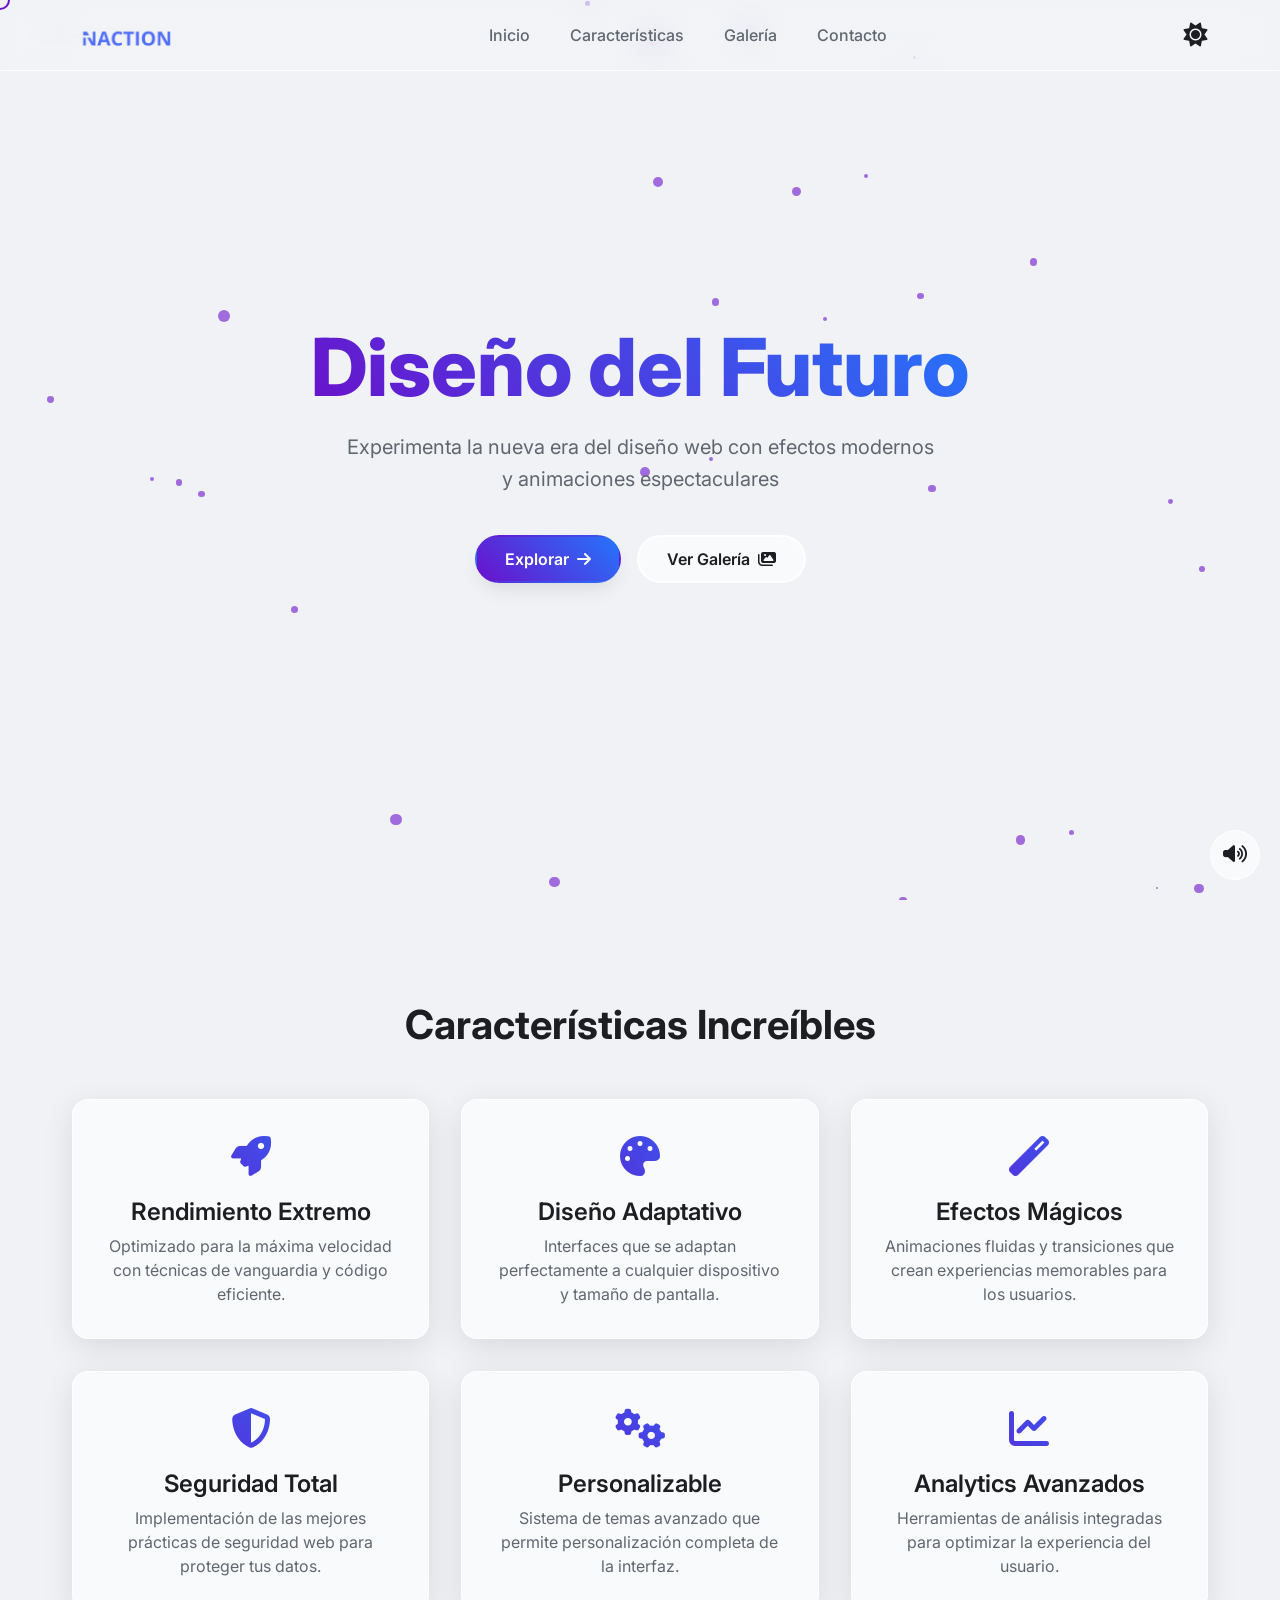
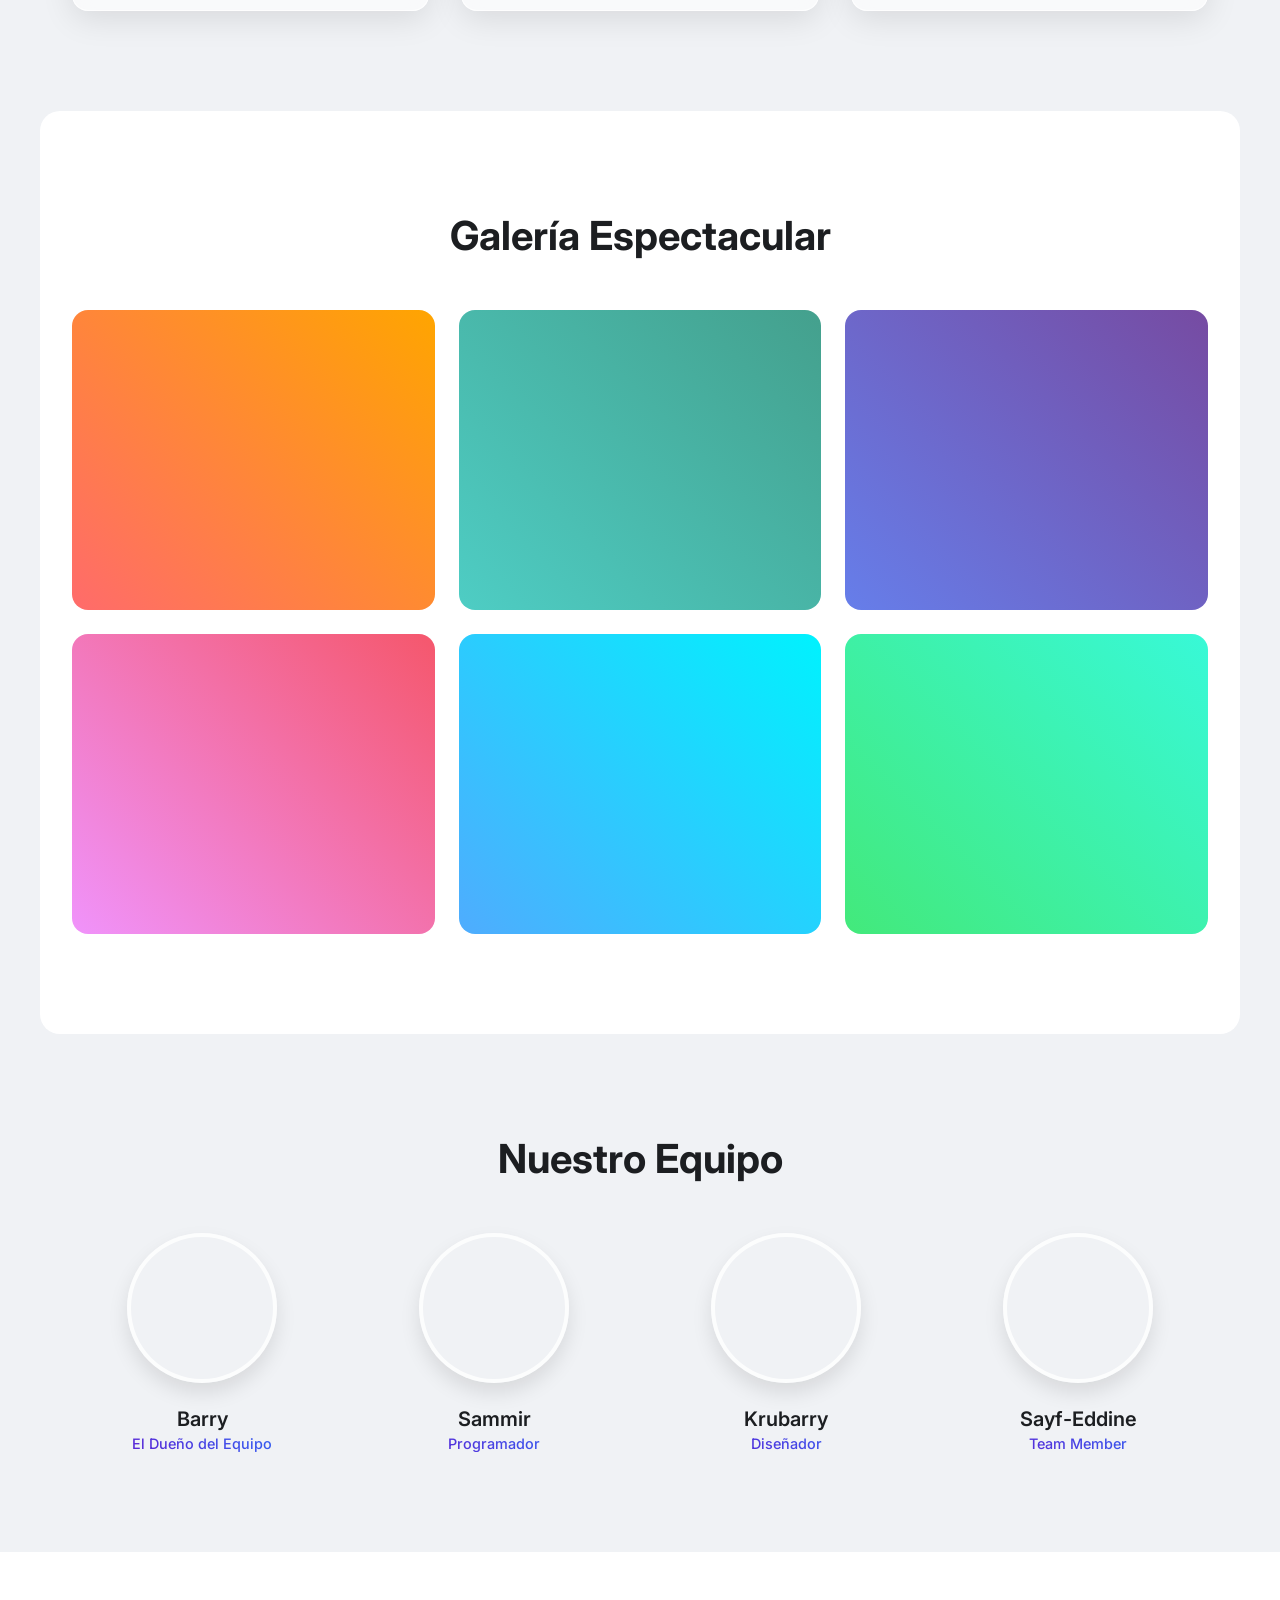
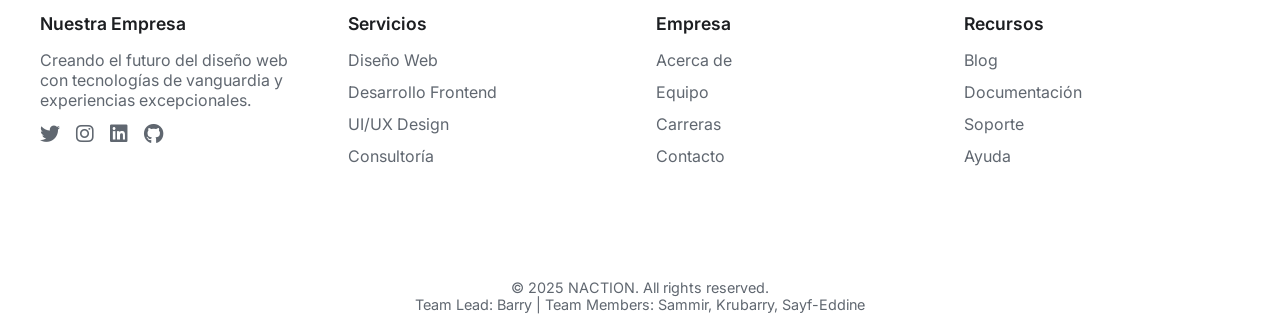
<file: index.html>
<!DOCTYPE html>
<html lang="es">
<head>
    <meta charset="UTF-8">
    <meta name="viewport" content="width=device-width, initial-scale=1.0">
    <title>NACTION</title>
    <link rel="icon" type="image/png" href="./favicon.ico">
    <link href="https://fonts.googleapis.com/css2?family=Inter:wght@300;400;500;600;700;800;900&display=swap" rel="stylesheet">
    <link rel="stylesheet" href="https://cdnjs.cloudflare.com/ajax/libs/font-awesome/6.4.0/css/all.min.css">
    <link rel="stylesheet" href="css/style.css">
</head>
<body>
    <!-- Cursor personalizado -->
    <div class="cursor" id="cursor"></div>

    <!-- Partículas de fondo -->
    <div class="particles" id="particles"></div>

    <!-- Header -->
    <header class="header" id="header">
        <nav class="nav">
            <div class="logo">
                <img src="img/logo.png" alt="Logo" class="logo-img">
            </div>
            <ul class="nav-links">
                <li><a href="#home" class="nav-link">Inicio</a></li>
                <li><a href="#features" class="nav-link">Características</a></li>
                <li><a href="#gallery" class="nav-link">Galería</a></li>
                <li><a href="#contact" class="nav-link">Contacto</a></li>
            </ul>
            <button class="theme-toggle" id="themeToggle">
                <i class="fas fa-sun"></i>
            </button>
        </nav>
    </header>

    <!-- Hero Section -->
    <section class="hero" id="home">
        <div class="hero-content">
            <h1 class="hero-title">Diseño del Futuro</h1>
            <p class="hero-subtitle">Experimenta la nueva era del diseño web con efectos modernos y animaciones espectaculares</p>
            <div class="cta-group">
                <a href="#features" class="btn btn-primary">
                    Explorar <i class="fas fa-arrow-right"></i>
                </a>
                <a href="#gallery" class="btn btn-secondary">
                    Ver Galería <i class="fas fa-images"></i>
                </a>
            </div>
        </div>
    </section>

    <!-- Features Section -->
    <section class="features scroll-reveal" id="features">
        <h2 class="section-title">Características Increíbles</h2>
        <div class="features-grid">
            <div class="feature-card scroll-reveal">
                <div class="feature-icon">
                    <i class="fas fa-rocket"></i>
                </div>
                <h3 class="feature-title">Rendimiento Extremo</h3>
                <p class="feature-description">Optimizado para la máxima velocidad con técnicas de vanguardia y código eficiente.</p>
            </div>
            <div class="feature-card scroll-reveal">
                <div class="feature-icon">
                    <i class="fas fa-palette"></i>
                </div>
                <h3 class="feature-title">Diseño Adaptativo</h3>
                <p class="feature-description">Interfaces que se adaptan perfectamente a cualquier dispositivo y tamaño de pantalla.</p>
            </div>
            <div class="feature-card scroll-reveal">
                <div class="feature-icon">
                    <i class="fas fa-magic"></i>
                </div>
                <h3 class="feature-title">Efectos Mágicos</h3>
                <p class="feature-description">Animaciones fluidas y transiciones que crean experiencias memorables para los usuarios.</p>
            </div>
            <div class="feature-card scroll-reveal">
                <div class="feature-icon">
                    <i class="fas fa-shield-alt"></i>
                </div>
                <h3 class="feature-title">Seguridad Total</h3>
                <p class="feature-description">Implementación de las mejores prácticas de seguridad web para proteger tus datos.</p>
            </div>
            <div class="feature-card scroll-reveal">
                <div class="feature-icon">
                    <i class="fas fa-cogs"></i>
                </div>
                <h3 class="feature-title">Personalizable</h3>
                <p class="feature-description">Sistema de temas avanzado que permite personalización completa de la interfaz.</p>
            </div>
            <div class="feature-card scroll-reveal">
                <div class="feature-icon">
                    <i class="fas fa-chart-line"></i>
                </div>
                <h3 class="feature-title">Analytics Avanzados</h3>
                <p class="feature-description">Herramientas de análisis integradas para optimizar la experiencia del usuario.</p>
            </div>
        </div>
    </section>

    <!-- Gallery Section -->
    <section class="gallery scroll-reveal" id="gallery">
        <div class="container">
            <h2 class="section-title">Galería Espectacular</h2>
            <div class="gallery-grid">
                <div class="gallery-item scroll-reveal">
                    <div class="gallery-image" style="background: linear-gradient(45deg, #ff6b6b, #ffa500);"></div>
                    <div class="gallery-overlay">
                        <div class="gallery-text">Proyecto Alpha</div>
                    </div>
                </div>
                <div class="gallery-item scroll-reveal">
                    <div class="gallery-image" style="background: linear-gradient(45deg, #4ecdc4, #44a08d);"></div>
                    <div class="gallery-overlay">
                        <div class="gallery-text">Diseño Beta</div>
                    </div>
                </div>
                <div class="gallery-item scroll-reveal">
                    <div class="gallery-image" style="background: linear-gradient(45deg, #667eea, #764ba2);"></div>
                    <div class="gallery-overlay">
                        <div class="gallery-text">Interface Gamma</div>
                    </div>
                </div>
                <div class="gallery-item scroll-reveal">
                    <div class="gallery-image" style="background: linear-gradient(45deg, #f093fb, #f5576c);"></div>
                    <div class="gallery-overlay">
                        <div class="gallery-text">App Delta</div>
                    </div>
                </div>
                <div class="gallery-item scroll-reveal">
                    <div class="gallery-image" style="background: linear-gradient(45deg, #4facfe, #00f2fe);"></div>
                    <div class="gallery-overlay">
                        <div class="gallery-text">Web Epsilon</div>
                    </div>
                </div>
                <div class="gallery-item scroll-reveal">
                    <div class="gallery-image" style="background: linear-gradient(45deg, #43e97b, #38f9d7);"></div>
                    <div class="gallery-overlay">
                        <div class="gallery-text">Platform Zeta</div>
                    </div>
                </div>
            </div>
        </div>
    </section>

    <!-- Team Section -->
    <section class="team scroll-reveal" id="team">
        <h2 class="section-title">Nuestro Equipo</h2>
        <div class="team-grid">
            <div class="team-member scroll-reveal">
                <div class="team-member-photo" style="background-image: url('https://avatar.iran.liara.run/public/boy?username=alex');"></div>
                <h3 class="team-member-name">Barry</h3>
                <p class="team-member-role">El Dueño del Equipo</p>
            </div>
            <div class="team-member scroll-reveal">
                <div class="team-member-photo" style="background-image: url('https://avatar.iran.liara.run/public/boy?username=sammir');"></div>
                <h3 class="team-member-name">Sammir</h3>
                <p class="team-member-role">Programador</p>
            </div>
            <div class="team-member scroll-reveal">
                <div class="team-member-photo" style="background-image: url('https://avatar.iran.liara.run/public/boy?username=chris');"></div>
                <h3 class="team-member-name">Krubarry</h3>
                <p class="team-member-role">Diseñador</p>
            </div>
            <div class="team-member scroll-reveal">
                <div class="team-member-photo" style="background-image: url('https://avatar.iran.liara.run/public/boy?username=eddie');"></div>
                <h3 class="team-member-name">Sayf-Eddine</h3>
                <p class="team-member-role">Team Member</p>
            </div>
        </div>
    </section>

    <!-- Footer -->
    <footer class="footer">
        <div class="footer-content">
            <div class="footer-section">
                <h3>Nuestra Empresa</h3>
                <p style="color: var(--text-secondary);">Creando el futuro del diseño web con tecnologías de vanguardia y experiencias excepcionales.</p>
                <div class="social-icons">
                    <a href="#" class="social-icon"><i class="fab fa-twitter"></i></a>
                    <a href="#" class="social-icon"><i class="fab fa-instagram"></i></a>
                    <a href="#" class="social-icon"><i class="fab fa-linkedin"></i></a>
                    <a href="#" class="social-icon"><i class="fab fa-github"></i></a>
                </div>
            </div>
            <div class="footer-section">
                <h3>Servicios</h3>
                <ul class="footer-links">
                    <li><a href="#">Diseño Web</a></li>
                    <li><a href="#">Desarrollo Frontend</a></li>
                    <li><a href="#">UI/UX Design</a></li>
                    <li><a href="#">Consultoría</a></li>
                </ul>
            </div>
            <div class="footer-section">
                <h3>Empresa</h3>
                <ul class="footer-links">
                    <li><a href="#features">Acerca de</a></li>
                    <li><a href="#team">Equipo</a></li>
                    <li><a href="#">Carreras</a></li>
                    <li><a href="#">Contacto</a></li>
                </ul>
            </div>
            <div class="footer-section">
                <h3>Recursos</h3>
                <ul class="footer-links">
                    <li><a href="#">Blog</a></li>
                    <li><a href="#">Documentación</a></li>
                    <li><a href="#">Soporte</a></li>
                    <li><a href="#">Ayuda</a></li>
                </ul>
            </div>
        </div>
        <div class="footer-bottom">
            <p>&copy; 2025 NACTION. All rights reserved.</p>
            <p>Team Lead: Barry | Team Members: Sammir, Krubarry, Sayf-Eddine</p>
        </div>
    </footer>

    <!-- Controles de Música -->
    <audio id="background-music" loop autoplay>
        <source src="https://api.websim.com/blobs/0199669f-6403-7221-be0e-a20209417bd2.mp3" type="audio/mpeg">
    </audio>
    <button class="music-toggle" id="musicToggle">
        <i class="fas fa-volume-up"></i>
    </button>

    <script src="js/script.js"></script>
</body>
</html>
</file>
<file: css/style.css>
:root{
    /* Light Theme */
    --bg-color: #f0f2f5;
    --bg-secondary-color: #ffffff;
    --text-primary: #1c1e21;
    --text-secondary: #606770;
    --card-bg: rgba(255, 255, 255, 0.6);
    --card-border: rgba(255, 255, 255, 0.8);
    --shadow-color: rgba(0, 0, 0, 0.1);
    --primary-color: #6a11cb;
    --secondary-color: #2575fc;
    --gradient: linear-gradient(45deg, var(--primary-color), var(--secondary-color));
    --header-height: 70px;
}

[data-theme="dark"] {
    /* Dark Theme */
    --bg-color: #121212;
    --bg-secondary-color: #1e1e1e;
    --text-primary: #e4e6eb;
    --text-secondary: #b0b3b8;
    --card-bg: rgba(30, 30, 30, 0.6);
    --card-border: rgba(255, 255, 255, 0.1);
    --shadow-color: rgba(0, 0, 0, 0.3);
    --primary-color: #8a3ffc;
    --secondary-color: #3391ff;
}

* {
    box-sizing: border-box;
    margin: 0;
    padding: 0;
}

html {
    scroll-behavior: smooth;
}

body {
    font-family: 'Inter', sans-serif;
    background-color: var(--bg-color);
    color: var(--text-primary);
    transition: background-color 0.4s ease, color 0.4s ease;
    overflow-x: hidden;
    cursor: none;
}

a, button {
    cursor: none;
}

/* --- Custom Cursor --- */
.cursor {
    width: 20px;
    height: 20px;
    border: 2px solid var(--primary-color);
    border-radius: 50%;
    position: fixed;
    pointer-events: none;
    transform: translate(-50%, -50%);
    z-index: 9999;
    transition: width 0.2s, height 0.2s, background-color 0.2s;
}

/* --- Particles Background --- */
.particles {
    position: fixed;
    top: 0;
    left: 0;
    width: 100%;
    height: 100%;
    z-index: -1;
    overflow: hidden;
}

.particle {
    position: absolute;
    background: var(--primary-color);
    border-radius: 50%;
    opacity: 0.6;
    animation: float 25s infinite ease-in-out;
}

@keyframes float {
    0%, 100% { transform: translateY(0) translateX(0); }
    50% { transform: translateY(-100vh) translateX(50vw); }
}

/* --- Header --- */
.header {
    position: fixed;
    width: 100%;
    top: 0;
    z-index: 100;
    background: rgba(255, 255, 255, 0.1);
    backdrop-filter: blur(15px);
    -webkit-backdrop-filter: blur(15px);
    border-bottom: 1px solid var(--card-border);
    transition: background-color 0.4s ease, border-color 0.4s ease;
}

.nav {
    height: var(--header-height);
    max-width: 1200px;
    margin: 0 auto;
    padding: 0 2rem;
    display: flex;
    align-items: center;
    justify-content: space-between;
}

.logo-img {
    width: 120px;
    height: auto;
    transition: transform 0.3s ease;
}

.logo-img:hover {
    transform: scale(1.05);
}

.nav-links {
    display: flex;
    list-style: none;
    gap: 2.5rem;
}

.nav-link {
    text-decoration: none;
    color: var(--text-secondary);
    font-weight: 500;
    font-size: 1rem;
    position: relative;
    transition: color 0.3s ease;
}

.nav-link::after {
    content: '';
    position: absolute;
    width: 0;
    height: 2px;
    bottom: -5px;
    left: 50%;
    transform: translateX(-50%);
    background: var(--gradient);
    transition: width 0.3s ease;
}

.nav-link:hover {
    color: var(--text-primary);
}

.nav-link:hover::after {
    width: 100%;
}

.theme-toggle {
    background: none;
    border: none;
    color: var(--text-primary);
    font-size: 1.5rem;
    transition: transform 0.3s ease, color 0.4s ease;
}

.theme-toggle:hover {
    transform: scale(1.2) rotate(15deg);
    color: var(--primary-color);
}

/* --- Hero Section --- */
.hero {
    min-height: 100vh;
    display: flex;
    align-items: center;
    justify-content: center;
    text-align: center;
    padding: 0 2rem;
    position: relative;
    overflow: hidden;
}

.hero-content {
    max-width: 800px;
    position: relative;
    z-index: 1;
}

.hero-title {
    font-size: clamp(2.5rem, 8vw, 5rem);
    font-weight: 800;
    background: var(--gradient);
    -webkit-background-clip: text;
    -webkit-text-fill-color: transparent;
    margin-bottom: 1rem;
    animation: slide-in-top 1s cubic-bezier(0.25, 0.46, 0.45, 0.94) both;
}

.hero-subtitle {
    font-size: clamp(1rem, 3vw, 1.25rem);
    color: var(--text-secondary);
    max-width: 600px;
    margin: 0 auto 2.5rem;
    line-height: 1.6;
    animation: slide-in-top 1.2s cubic-bezier(0.25, 0.46, 0.45, 0.94) both;
}

.cta-group {
    display: flex;
    justify-content: center;
    gap: 1rem;
    animation: slide-in-top 1.4s cubic-bezier(0.25, 0.46, 0.45, 0.94) both;
}

.btn {
    padding: 12px 28px;
    border-radius: 50px;
    text-decoration: none;
    font-weight: 600;
    font-size: 1rem;
    transition: all 0.3s ease;
    display: inline-flex;
    align-items: center;
    gap: 8px;
    border: 2px solid transparent;
}

.btn-primary {
    background: var(--gradient);
    color: white;
    box-shadow: 0 10px 20px -5px var(--shadow-color);
}

.btn-primary:hover {
    transform: translateY(-3px);
    box-shadow: 0 15px 25px -8px var(--shadow-color);
}

.btn-secondary {
    background: var(--card-bg);
    color: var(--text-primary);
    border: 2px solid var(--card-border);
}

.btn-secondary:hover {
    background: var(--bg-secondary-color);
    border-color: var(--primary-color);
    color: var(--primary-color);
}

/* --- General Section Styling --- */
section {
    padding: 100px 2rem;
    max-width: 1200px;
    margin: 0 auto;
}

.section-title {
    text-align: center;
    font-size: 2.5rem;
    font-weight: 700;
    margin-bottom: 50px;
    color: var(--text-primary);
}

/* --- Features Section --- */
.features-grid {
    display: grid;
    grid-template-columns: repeat(auto-fit, minmax(300px, 1fr));
    gap: 2rem;
}

.feature-card {
    background: var(--card-bg);
    border: 1px solid var(--card-border);
    border-radius: 16px;
    padding: 2rem;
    text-align: center;
    box-shadow: 0 8px 32px 0 var(--shadow-color);
    backdrop-filter: blur(10px);
    -webkit-backdrop-filter: blur(10px);
    transition: transform 0.3s ease, box-shadow 0.3s ease;
}

.feature-card:hover {
    transform: translateY(-10px);
    box-shadow: 0 16px 40px 0 var(--shadow-color);
}

.feature-icon {
    font-size: 2.5rem;
    margin-bottom: 1rem;
    background: var(--gradient);
    -webkit-background-clip: text;
    -webkit-text-fill-color: transparent;
}

.feature-title {
    font-size: 1.5rem;
    font-weight: 600;
    margin-bottom: 0.5rem;
    color: var(--text-primary);
}

.feature-description {
    font-size: 1rem;
    color: var(--text-secondary);
    line-height: 1.5;
}

/* --- Gallery Section --- */
.gallery {
    background-color: var(--bg-secondary-color);
    border-radius: 20px;
}

.gallery-grid {
    display: grid;
    grid-template-columns: repeat(auto-fit, minmax(300px, 1fr));
    gap: 1.5rem;
}

.gallery-item {
    position: relative;
    overflow: hidden;
    border-radius: 16px;
    height: 300px;
    transition: transform 0.4s ease;
}

.gallery-item:hover {
    transform: scale(1.05);
}

.gallery-image {
    width: 100%;
    height: 100%;
    background-size: cover;
    background-position: center;
}

.gallery-overlay {
    position: absolute;
    top: 0;
    left: 0;
    width: 100%;
    height: 100%;
    background: linear-gradient(to top, rgba(0, 0, 0, 0.8), transparent);
    display: flex;
    align-items: flex-end;
    padding: 1.5rem;
    opacity: 0;
    transition: opacity 0.4s ease;
}

.gallery-item:hover .gallery-overlay {
    opacity: 1;
}

.gallery-text {
    color: white;
    font-size: 1.25rem;
    font-weight: 600;
    transform: translateY(20px);
    transition: transform 0.4s ease;
}

.gallery-item:hover .gallery-text {
    transform: translateY(0);
}

/* --- Team Section --- */
.team-grid {
    display: grid;
    grid-template-columns: repeat(auto-fit, minmax(250px, 1fr));
    gap: 2rem;
}

.team-member {
    text-align: center;
    transition: transform 0.3s ease;
}

.team-member:hover {
    transform: translateY(-10px);
}

.team-member-photo {
    width: 150px;
    height: 150px;
    border-radius: 50%;
    background-size: cover;
    background-position: center;
    margin: 0 auto 1.5rem;
    border: 4px solid var(--card-border);
    box-shadow: 0 10px 20px var(--shadow-color);
    transition: border-color 0.3s ease;
}

.team-member:hover .team-member-photo {
    border-color: var(--primary-color);
}

.team-member-name {
    font-size: 1.25rem;
    font-weight: 600;
    color: var(--text-primary);
    margin-bottom: 0.25rem;
}

.team-member-role {
    font-size: 0.9rem;
    color: var(--text-secondary);
    background: var(--gradient);
    -webkit-background-clip: text;
    -webkit-text-fill-color: transparent;
    font-weight: 500;
}


/* --- Footer --- */
.footer {
    background-color: var(--bg-secondary-color);
    padding: 60px 2rem 20px;
    border-top: 1px solid var(--card-border);
}

.footer-content {
    max-width: 1200px;
    margin: 0 auto;
    display: grid;
    grid-template-columns: repeat(auto-fit, minmax(220px, 1fr));
    gap: 2rem;
    padding-bottom: 40px;
}

.footer-section h3 {
    font-size: 1.1rem;
    font-weight: 600;
    margin-bottom: 1rem;
    color: var(--text-primary);
}

.footer-section p, .footer-links li {
    margin-bottom: 0.75rem;
}

.footer-links {
    list-style: none;
}

.footer-links a {
    text-decoration: none;
    color: var(--text-secondary);
    transition: color 0.3s ease;
}

.footer-links a:hover {
    color: var(--primary-color);
}

.social-icons {
    display: flex;
    gap: 1rem;
}

.social-icon {
    font-size: 1.25rem;
    color: var(--text-secondary);
    transition: color 0.3s ease, transform 0.3s ease;
}

.social-icon:hover {
    color: var(--primary-color);
    transform: scale(1.2);
}

.footer-bottom {
    text-align: center;
    padding-top: 20px;
    margin-top: 40px;
    border-top: 1px solid var(--card-border);
    color: var(--text-secondary);
    font-size: 0.9rem;
}
/* --- Scroll Reveal Animation --- */
.scroll-reveal {
    opacity: 0;
    transform: translateY(50px);
    transition: opacity 0.8s cubic-bezier(0.5, 0, 0, 1), transform 0.8s cubic-bezier(0.5, 0, 0, 1);
}

.scroll-reveal.visible {
    opacity: 1;
    transform: translateY(0);
}

/* Staggered animations for cards */
.features-grid .scroll-reveal:nth-child(1) { transition-delay: 0.1s; }
.features-grid .scroll-reveal:nth-child(2) { transition-delay: 0.2s; }
.features-grid .scroll-reveal:nth-child(3) { transition-delay: 0.3s; }
.features-grid .scroll-reveal:nth-child(4) { transition-delay: 0.1s; }
.features-grid .scroll-reveal:nth-child(5) { transition-delay: 0.2s; }
.features-grid .scroll-reveal:nth-child(6) { transition-delay: 0.3s; }

.gallery-grid .scroll-reveal:nth-child(1) { transition-delay: 0.1s; }
.gallery-grid .scroll-reveal:nth-child(2) { transition-delay: 0.2s; }
.gallery-grid .scroll-reveal:nth-child(3) { transition-delay: 0.3s; }
.gallery-grid .scroll-reveal:nth-child(4) { transition-delay: 0.1s; }
.gallery-grid .scroll-reveal:nth-child(5) { transition-delay: 0.2s; }
.gallery-grid .scroll-reveal:nth-child(6) { transition-delay: 0.3s; }

.team-grid .scroll-reveal:nth-child(1) { transition-delay: 0.1s; }
.team-grid .scroll-reveal:nth-child(2) { transition-delay: 0.2s; }
.team-grid .scroll-reveal:nth-child(3) { transition-delay: 0.3s; }
.team-grid .scroll-reveal:nth-child(4) { transition-delay: 0.4s; }


/* --- Keyframe Animations --- */
@keyframes slide-in-top {
    0% {
        transform: translateY(-50px);
        opacity: 0;
    }
    100% {
        transform: translateY(0);
        opacity: 1;
    }
}

/* --- Responsive Design --- */
@media (max-width: 768px) {
    .nav-links {
        display: none; /* Simple hide for mobile, can be replaced with a burger menu */
    }
    .hero-title {
        font-size: 2.5rem;
    }
    .hero-subtitle {
        font-size: 1rem;
    }
    .cta-group {
        flex-direction: column;
    }
    .btn {
        padding: 10px 20px;
        font-size: 0.9rem;
    }
    .footer-content {
        grid-template-columns: 1fr;
        text-align: center;
    }
    .social-icons {
        justify-content: center;
    }
    .footer-bottom p {
        margin-bottom: 10px;
    }
}

/* --- Music Toggle Button --- */
.music-toggle {
    position: fixed;
    bottom: 20px;
    right: 20px;
    width: 50px;
    height: 50px;
    background: var(--card-bg);
    border: 1px solid var(--card-border);
    border-radius: 50%;
    color: var(--text-primary);
    font-size: 1.2rem;
    display: flex;
    justify-content: center;
    align-items: center;
    z-index: 1000;
    backdrop-filter: blur(10px);
    -webkit-backdrop-filter: blur(10px);
    transition: all 0.3s ease;
}
</file>
